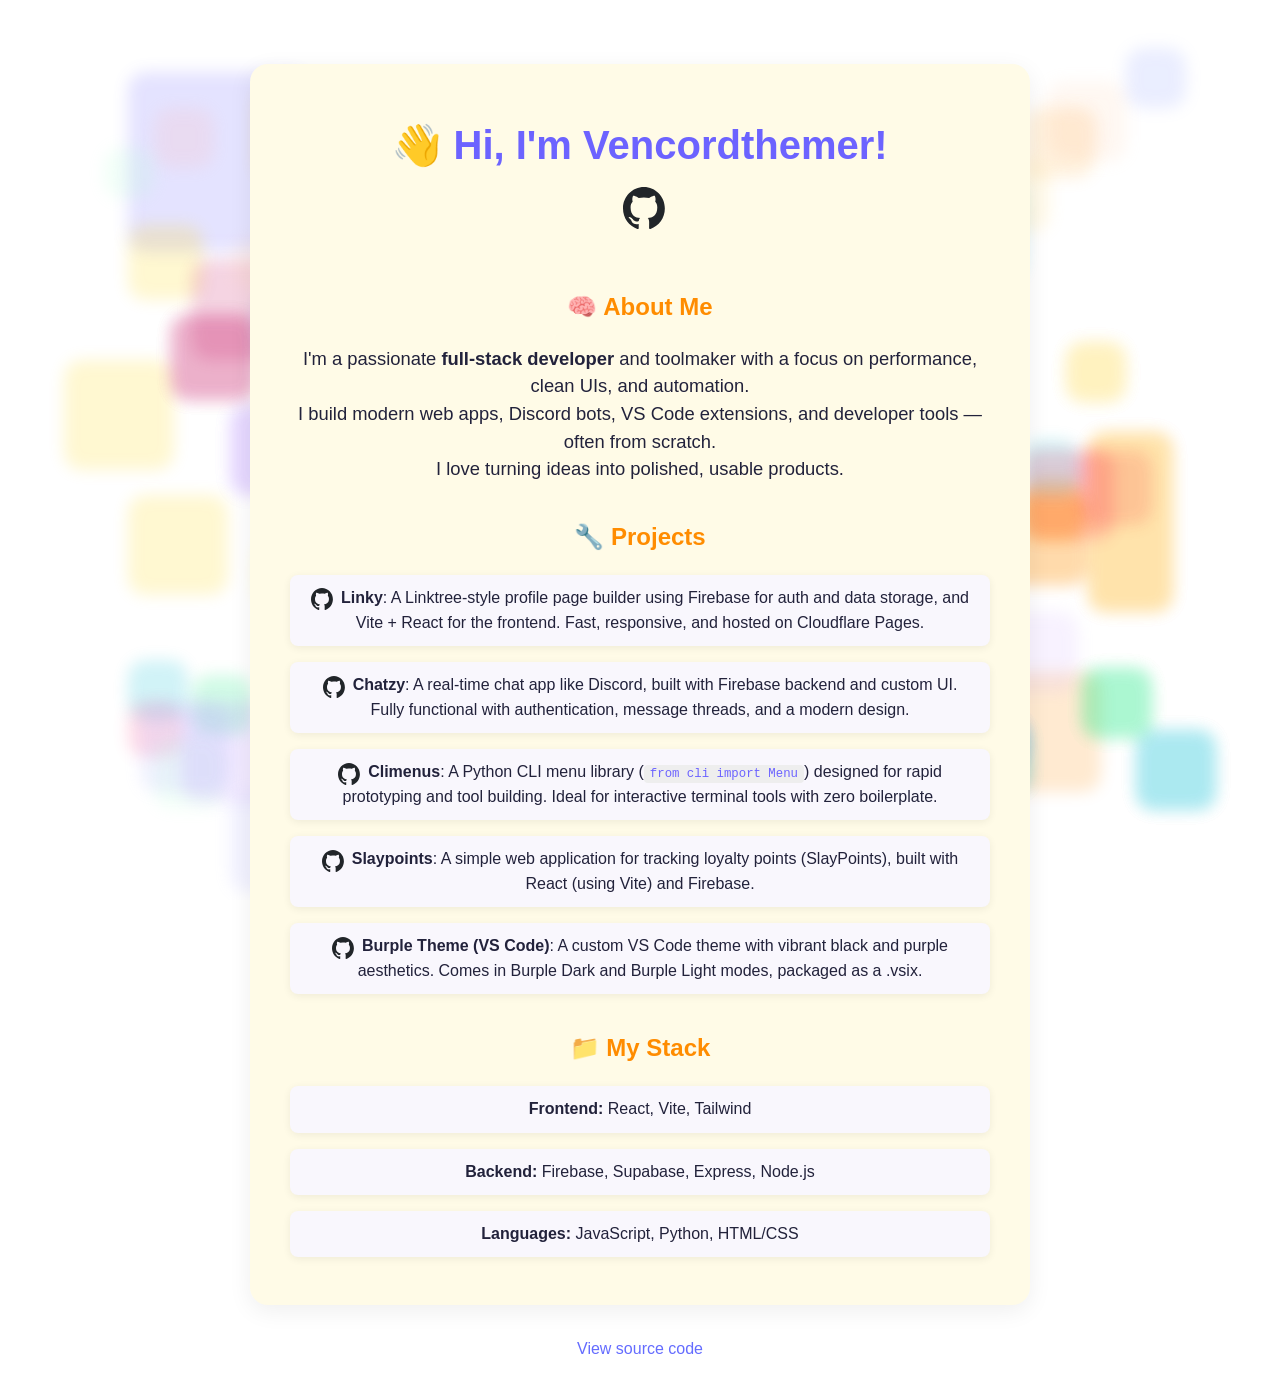
<file: index.html>
<!doctype html>
  <html lang="en">
    <head>
      <meta charset="UTF-8" />
      <link rel="icon" type="image/svg+xml" href="/logo.png" />

      <meta name="viewport" content="width=device-width, initial-scale=1.0" />
      <title>Vencordthemer</title>
      <script type="module" crossorigin src="/assets/index-B_Ni_7Ru.js"></script>
      <link rel="stylesheet" crossorigin href="/assets/index-Crl-rTLy.css">
    </head>
    <body>
      <div id="app"></div>
    </body>
  </html>
</file>
<file: assets/index-Crl-rTLy.css>
:root{font-family:system-ui,Avenir,Helvetica,Arial,sans-serif;line-height:1.5;font-weight:400;color-scheme:light dark;color:#ffffffde;background-color:#242424;font-synthesis:none;text-rendering:optimizeLegibility;-webkit-font-smoothing:antialiased;-moz-osx-font-smoothing:grayscale}a{font-weight:500;color:#646cff;text-decoration:inherit}a:hover{color:#535bf2}body{margin:0;display:flex;place-items:center;min-width:320px;min-height:100vh}h1{font-size:3.2em;line-height:1.1}button{border-radius:8px;border:1px solid transparent;padding:.6em 1.2em;font-size:1em;font-weight:500;font-family:inherit;background-color:#1a1a1a;cursor:pointer;transition:border-color .25s}button:hover{border-color:#646cff}button:focus,button:focus-visible{outline:4px auto -webkit-focus-ring-color}.card{padding:2em}#app{max-width:1280px;margin:0 auto;padding:2rem;text-align:center}@media (prefers-color-scheme: light){:root{color:#213547;background-color:#fff}a:hover{color:#747bff}button{background-color:#f9f9f9}}.floating-bg[data-v-bd56d417]{position:fixed;top:0;right:0;bottom:0;left:0;z-index:0;pointer-events:none;overflow:hidden}.float-block[data-v-bd56d417]{position:absolute;border-radius:18px;opacity:.18;filter:blur(8px);animation:float-bd56d417 1s ease-in-out infinite alternate}.block1[data-v-bd56d417]{width:180px;height:180px;background:#6c63ff;top:8%;left:10%;animation-delay:0s}.block2[data-v-bd56d417]{width:120px;height:120px;background:#ff8c00;bottom:12%;right:14%;animation-delay:2s}.block3[data-v-bd56d417]{width:90px;height:90px;background:#42b883;top:60%;left:70%;animation-delay:4s}.block4[data-v-bd56d417]{width:100px;height:100px;background:#00bcd4;top:20%;right:20%;animation-delay:1s}.block5[data-v-bd56d417]{width:70px;height:70px;background:#ff5ca7;bottom:30%;left:25%;animation-delay:3s}.block6[data-v-bd56d417]{width:110px;height:110px;background:#ffd600;top:40%;left:5%;animation-delay:2.5s}.block7[data-v-bd56d417]{width:80px;height:80px;background:#8e44ad;bottom:18%;right:30%;animation-delay:5s}.block8[data-v-bd56d417]{width:60px;height:60px;background:#00e676;top:75%;left:15%;animation-delay:6s}.block9[data-v-bd56d417]{width:130px;height:130px;background:#e17055;top:10%;right:40%;animation-delay:3.5s}.block10[data-v-bd56d417]{width:90px;height:90px;background:#00bfae;bottom:8%;left:60%;animation-delay:7s}.block11[data-v-bd56d417]{width:75px;height:75px;background:#f50057;top:50%;right:10%;animation-delay:4.5s}.block12[data-v-bd56d417]{width:60px;height:60px;background:#ffb300;bottom:40%;left:80%;animation-delay:8s}.block13[data-v-bd56d417]{width:100px;height:100px;background:#3949ab;top:30%;right:50%;animation-delay:9s}.block14[data-v-bd56d417]{width:60px;height:60px;background:#ff1744;top:15%;left:60%;animation-delay:2.2s}.block15[data-v-bd56d417]{width:80px;height:80px;background:#00bcd4;bottom:10%;right:5%;animation-delay:3.7s}.block16[data-v-bd56d417]{width:50px;height:50px;background:#ffd600;top:80%;left:40%;animation-delay:5.1s}.block17[data-v-bd56d417]{width:100px;height:100px;background:#ab47bc;top:25%;right:35%;animation-delay:6.3s}.block18[data-v-bd56d417]{width:70px;height:70px;background:#00e676;bottom:18%;right:10%;animation-delay:7.5s}.block19[data-v-bd56d417]{width:90px;height:90px;background:#ff9100;top:55%;right:15%;animation-delay:8.2s}.block20[data-v-bd56d417]{width:65px;height:65px;background:#2979ff;bottom:25%;left:55%;animation-delay:9.1s}.block21[data-v-bd56d417]{width:85px;height:85px;background:#c51162;top:35%;right:80%;animation-delay:10.4s}.block22[data-v-bd56d417]{width:55px;height:55px;background:#00c853;bottom:60%;left:25%;animation-delay:11.2s}.block23[data-v-bd56d417]{width:75px;height:75px;background:#ffea00;top:65%;right:30%;animation-delay:12s}.block24[data-v-bd56d417]{width:55px;height:55px;background:#ff80ab;top:22%;left:35%;animation-delay:13s}.block25[data-v-bd56d417]{width:70px;height:70px;background:#00bcd4;bottom:12%;left:75%;animation-delay:13.5s}.block26[data-v-bd56d417]{width:60px;height:60px;background:#ffd740;top:38%;right:12%;animation-delay:14s}.block27[data-v-bd56d417]{width:90px;height:90px;background:#b388ff;bottom:45%;left:18%;animation-delay:14.5s}.block28[data-v-bd56d417]{width:80px;height:80px;background:#ff5252;top:70%;right:28%;animation-delay:15s}.block29[data-v-bd56d417]{width:65px;height:65px;background:#69f0ae;bottom:60%;right:60%;animation-delay:15.5s}.block30[data-v-bd56d417]{width:75px;height:75px;background:#ffd600;top:18%;right:55%;animation-delay:16s}.block31[data-v-bd56d417]{width:50px;height:50px;background:#536dfe;bottom:15%;right:20%;animation-delay:16.5s}.block32[data-v-bd56d417]{width:85px;height:180px;background:#ffab00;top:48%;left:85%;animation-delay:17s}.block33[data-v-bd56d417]{width:60px;height:60px;background:#00e5ff;bottom:35%;right:40%;animation-delay:17.5s}.block34[data-v-bd56d417]{width:70px;height:70px;background:#ffb74d;top:12%;left:80%;animation-delay:18s}.block35[data-v-bd56d417]{width:60px;height:60px;background:#00bcd4;bottom:20%;right:10%;animation-delay:18.5s}.block36[data-v-bd56d417]{width:90px;height:90px;background:#d500f9;top:45%;left:60%;animation-delay:19s}.block37[data-v-bd56d417]{width:80px;height:80px;background:#76ff03;bottom:50%;right:25%;animation-delay:19.5s}.block38[data-v-bd56d417]{width:55px;height:55px;background:#ff4081;top:78%;right:10%;animation-delay:20s}.block39[data-v-bd56d417]{width:100px;height:100px;background:#00e676;bottom:5%;left:35%;animation-delay:20.5s}.block40[data-v-bd56d417]{width:65px;height:65px;background:#ff1744;top:60%;right:60%;animation-delay:21s}.block41[data-v-bd56d417]{width:85px;height:85px;background:#2979ff;bottom:40%;left:70%;animation-delay:21.5s}.block42[data-v-bd56d417]{width:75px;height:75px;background:#ffd600;top:25%;right:10%;animation-delay:22s}.block43[data-v-bd56d417]{width:60px;height:60px;background:#00bfae;bottom:60%;right:50%;animation-delay:22.5s}.block44[data-v-bd56d417]{width:90px;height:90px;background:#ffb300;top:10%;left:20%;animation-delay:23s}.block45[data-v-bd56d417]{width:80px;height:80px;background:#00e676;bottom:15%;right:60%;animation-delay:23.5s}.block46[data-v-bd56d417]{width:70px;height:70px;background:#ab47bc;top:70%;left:50%;animation-delay:24s}.block47[data-v-bd56d417]{width:60px;height:60px;background:#ff5252;bottom:30%;right:30%;animation-delay:24.5s}.block48[data-v-bd56d417]{width:100px;height:100px;background:#ffd600;top:55%;left:10%;animation-delay:25s}.block49[data-v-bd56d417]{width:55px;height:55px;background:#00bcd4;bottom:45%;left:80%;animation-delay:25.5s}.block50[data-v-bd56d417]{width:85px;height:85px;background:#ff80ab;top:40%;right:40%;animation-delay:26s}.block51[data-v-bd56d417]{width:75px;height:75px;background:#3949ab;bottom:70%;left:30%;animation-delay:26.5s}.block52[data-v-bd56d417]{width:65px;height:65px;background:#ffea00;top:60%;right:20%;animation-delay:27s}.block53[data-v-bd56d417]{width:90px;height:90px;background:#2979ff;bottom:10%;left:50%;animation-delay:27.5s}.block54[data-v-bd56d417]{width:60px;height:60px;background:#ff5ca7;top:30%;left:70%;animation-delay:28s}.block55[data-v-bd56d417]{width:80px;height:80px;background:#00c853;bottom:20%;right:40%;animation-delay:28.5s}.block56[data-v-bd56d417]{width:50px;height:50px;background:#ffb74d;top:80%;left:60%;animation-delay:29s}.block57[data-v-bd56d417]{width:100px;height:100px;background:#c51162;bottom:60%;right:15%;animation-delay:29.5s}.block58[data-v-bd56d417]{width:70px;height:70px;background:#ffd740;top:35%;left:40%;animation-delay:30s}.block59[data-v-bd56d417]{width:60px;height:60px;background:#00e5ff;bottom:25%;right:70%;animation-delay:30.5s}.block60[data-v-bd56d417]{width:90px;height:90px;background:#ff1744;top:50%;left:80%;animation-delay:31s}.block61[data-v-bd56d417]{width:80px;height:80px;background:#42b883;bottom:40%;right:60%;animation-delay:31.5s}.block62[data-v-bd56d417]{width:75px;height:75px;background:#ff9100;top:20%;right:30%;animation-delay:32s}.block63[data-v-bd56d417]{width:65px;height:65px;background:#536dfe;bottom:60%;left:20%;animation-delay:32.5s}.block34[data-v-bd56d417]{width:70px;height:70px;background:#ffb74d;top:12%;right:20%;animation-delay:18s}.block35[data-v-bd56d417]{width:60px;height:60px;background:#00bcd4;bottom:20%;left:10%;animation-delay:18.5s}.block36[data-v-bd56d417]{width:90px;height:90px;background:#d500f9;top:45%;right:60%;animation-delay:19s}.block37[data-v-bd56d417]{width:80px;height:80px;background:#76ff03;bottom:50%;left:25%;animation-delay:19.5s}.block38[data-v-bd56d417]{width:55px;height:55px;background:#ff4081;top:78%;left:10%;animation-delay:20s}.block39[data-v-bd56d417]{width:100px;height:100px;background:#00e676;bottom:5%;right:35%;animation-delay:20.5s}.block40[data-v-bd56d417]{width:65px;height:65px;background:#ff1744;top:60%;left:60%;animation-delay:21s}.block41[data-v-bd56d417]{width:85px;height:85px;background:#2979ff;bottom:40%;right:70%;animation-delay:21.5s}.block42[data-v-bd56d417]{width:75px;height:75px;background:#ffd600;top:25%;left:10%;animation-delay:22s}.block43[data-v-bd56d417]{width:60px;height:60px;background:#00bfae;bottom:60%;left:50%;animation-delay:22.5s}.block44[data-v-bd56d417]{width:90px;height:90px;background:#ffb300;top:10%;right:30%;animation-delay:23s}.block45[data-v-bd56d417]{width:80px;height:80px;background:#00e676;bottom:15%;left:60%;animation-delay:23.5s}.block46[data-v-bd56d417]{width:70px;height:70px;background:#ab47bc;top:70%;right:50%;animation-delay:24s}.block47[data-v-bd56d417]{width:60px;height:60px;background:#ff5252;bottom:30%;left:30%;animation-delay:24.5s}.block48[data-v-bd56d417]{width:100px;height:100px;background:#ffd600;top:55%;right:10%;animation-delay:25s}.block49[data-v-bd56d417]{width:55px;height:55px;background:#00bcd4;bottom:45%;right:80%;animation-delay:25.5s}.block50[data-v-bd56d417]{width:85px;height:85px;background:#ff80ab;top:40%;left:40%;animation-delay:26s}.block51[data-v-bd56d417]{width:75px;height:75px;background:#3949ab;bottom:70%;right:30%;animation-delay:26.5s}.block52[data-v-bd56d417]{width:65px;height:65px;background:#ffea00;top:60%;left:20%;animation-delay:27s}.block53[data-v-bd56d417]{width:90px;height:90px;background:#2979ff;bottom:10%;right:50%;animation-delay:27.5s}.block54[data-v-bd56d417]{width:60px;height:60px;background:#ff5ca7;top:30%;right:70%;animation-delay:28s}.block55[data-v-bd56d417]{width:80px;height:80px;background:#00c853;bottom:20%;left:40%;animation-delay:28.5s}.block56[data-v-bd56d417]{width:50px;height:50px;background:#ffb74d;top:80%;right:60%;animation-delay:29s}.block57[data-v-bd56d417]{width:100px;height:100px;background:#c51162;bottom:60%;left:15%;animation-delay:29.5s}.block58[data-v-bd56d417]{width:70px;height:70px;background:#ffd740;top:35%;right:40%;animation-delay:30s}.block59[data-v-bd56d417]{width:60px;height:60px;background:#00e5ff;bottom:25%;left:70%;animation-delay:30.5s}.block60[data-v-bd56d417]{width:90px;height:90px;background:#ff1744;top:50%;right:80%;animation-delay:31s}.block61[data-v-bd56d417]{width:80px;height:80px;background:#42b883;bottom:40%;left:60%;animation-delay:31.5s}.block62[data-v-bd56d417]{width:75px;height:75px;background:#ff9100;top:20%;left:30%;animation-delay:32s}.block63[data-v-bd56d417]{width:65px;height:65px;background:#536dfe;bottom:60%;right:20%;animation-delay:32.5s}.block64[data-v-bd56d417]{width:60px;height:60px;background:#ffb6b6;top:12%;left:12%;animation-delay:33s}.block65[data-v-bd56d417]{width:80px;height:80px;background:#b6ffd6;bottom:22%;right:22%;animation-delay:33.5s}.block66[data-v-bd56d417]{width:70px;height:70px;background:#b6b6ff;top:32%;left:72%;animation-delay:34s}.block67[data-v-bd56d417]{width:90px;height:90px;background:#ffd6b6;bottom:42%;right:62%;animation-delay:34.5s}.block68[data-v-bd56d417]{width:50px;height:50px;background:#d6b6ff;top:52%;left:22%;animation-delay:35s}.block69[data-v-bd56d417]{width:100px;height:100px;background:#b6ffd6;bottom:62%;right:42%;animation-delay:35.5s}.block70[data-v-bd56d417]{width:60px;height:60px;background:#b6b6ff;top:72%;left:52%;animation-delay:36s}.block71[data-v-bd56d417]{width:80px;height:80px;background:#ffd6b6;bottom:82%;right:12%;animation-delay:36.5s}.block72[data-v-bd56d417]{width:70px;height:70px;background:#ffb6b6;top:22%;left:62%;animation-delay:37s}.block73[data-v-bd56d417]{width:90px;height:90px;background:#b6ffd6;bottom:32%;right:72%;animation-delay:37.5s}.block74[data-v-bd56d417]{width:50px;height:50px;background:#b6b6ff;top:42%;left:32%;animation-delay:38s}.block75[data-v-bd56d417]{width:100px;height:100px;background:#ffd6b6;bottom:52%;right:22%;animation-delay:38.5s}.block76[data-v-bd56d417]{width:60px;height:60px;background:#d6b6ff;top:62%;left:42%;animation-delay:39s}.block77[data-v-bd56d417]{width:80px;height:80px;background:#ffb6b6;bottom:72%;right:52%;animation-delay:39.5s}.block78[data-v-bd56d417]{width:70px;height:70px;background:#b6ffd6;top:82%;left:12%;animation-delay:40s}.block79[data-v-bd56d417]{width:90px;height:90px;background:#b6b6ff;bottom:12%;right:82%;animation-delay:40.5s}.block80[data-v-bd56d417]{width:50px;height:50px;background:#ffd6b6;top:12%;left:82%;animation-delay:41s}.block81[data-v-bd56d417]{width:70px;height:70px;background:#ffe082;top:18%;right:18%;animation-delay:41.5s}.block82[data-v-bd56d417]{width:90px;height:90px;background:#b2ff59;bottom:28%;left:28%;animation-delay:42s}.block83[data-v-bd56d417]{width:60px;height:60px;background:#80d8ff;top:38%;right:38%;animation-delay:42.5s}.block84[data-v-bd56d417]{width:100px;height:100px;background:#ea80fc;bottom:48%;left:48%;animation-delay:43s}.block85[data-v-bd56d417]{width:80px;height:80px;background:#ff9e80;top:58%;right:58%;animation-delay:43.5s}.block86[data-v-bd56d417]{width:50px;height:50px;background:#ffd180;bottom:68%;left:68%;animation-delay:44s}.block87[data-v-bd56d417]{width:100px;height:100px;background:#b388ff;top:78%;right:78%;animation-delay:44.5s}.block88[data-v-bd56d417]{width:60px;height:60px;background:#8c9eff;bottom:88%;left:88%;animation-delay:45s}.block89[data-v-bd56d417]{width:70px;height:70px;background:#ffb6b6;top:28%;left:38%;animation-delay:45.5s}.block90[data-v-bd56d417]{width:90px;height:90px;background:#b6ffd6;bottom:38%;right:48%;animation-delay:46s}.block91[data-v-bd56d417]{width:60px;height:60px;background:#b6b6ff;top:48%;left:58%;animation-delay:46.5s}.block92[data-v-bd56d417]{width:100px;height:100px;background:#ffd6b6;bottom:58%;right:68%;animation-delay:47s}.block93[data-v-bd56d417]{width:80px;height:80px;background:#d6b6ff;top:68%;left:78%;animation-delay:47.5s}.block94[data-v-bd56d417]{width:50px;height:50px;background:#b6ffd6;bottom:78%;right:88%;animation-delay:48s}.block95[data-v-bd56d417]{width:100px;height:100px;background:#b6b6ff;top:88%;left:18%;animation-delay:48.5s}.block96[data-v-bd56d417]{width:60px;height:60px;background:#ffd6b6;bottom:18%;right:28%;animation-delay:49s}.block97[data-v-bd56d417]{width:80px;height:80px;background:#ffb6b6;top:38%;left:48%;animation-delay:49.5s}.block98[data-v-bd56d417]{width:70px;height:70px;background:#b6ffd6;bottom:48%;right:58%;animation-delay:50s}.block99[data-v-bd56d417]{width:90px;height:90px;background:#b6b6ff;top:58%;left:68%;animation-delay:50.5s}.block100[data-v-bd56d417]{width:50px;height:50px;background:#ffd6b6;bottom:68%;right:78%;animation-delay:51s}@keyframes float-bd56d417{0%{transform:translateY(0) scale(1)}to{transform:translateY(-40px) scale(1.08)}}body{background:#fff!important}.github-link[data-v-bd56d417]{display:inline-block;margin-bottom:1.5rem;margin-left:.5rem;vertical-align:middle}.project-gh[data-v-bd56d417]{display:inline-block;margin-right:.5em;vertical-align:middle}.github-icon-project[data-v-bd56d417]{width:22px;height:22px;vertical-align:middle;filter:grayscale(.2) brightness(.9);transition:transform .2s}.project-gh:hover .github-icon-project[data-v-bd56d417]{transform:scale(1.15) rotate(-8deg);filter:none}.github-icon[data-v-bd56d417]{width:42px;height:42px;transition:transform .2s;vertical-align:middle;filter:grayscale(.2) brightness(.9)}.github-link:hover .github-icon[data-v-bd56d417]{transform:scale(1.15) rotate(-8deg);filter:none}.portfolio[data-v-bd56d417]{position:relative;width:90%;max-width:700px;margin:2rem auto;padding:2rem 2.5rem;background:#fffbe7!important;border-radius:18px;box-shadow:0 6px 24px #0001;font-family:Comic Neue,Comic Sans MS,Comic Sans,sans-serif;color:#22223b;z-index:1}.footer[data-v-bd56d417]{font-family:Comic Neue,Comic Sans MS,Comic Sans,sans-serif;transition:transform .25s cubic-bezier(.4,1.4,.6,1)}.footer[data-v-bd56d417]:hover{transform:scale(1.08)}@media (max-width: 600px){.portfolio[data-v-bd56d417]{padding:1rem .5rem;font-size:.98em}h1[data-v-bd56d417]{font-size:2rem}h2[data-v-bd56d417]{font-size:1.2rem}}h1[data-v-bd56d417]{font-size:2.5rem;margin-bottom:.5em;color:#6c63ff}h2[data-v-bd56d417]{margin-top:1.5em;color:#ff8c00}.about p[data-v-bd56d417]{font-size:1.15em;margin-bottom:1.5em}.projects ul[data-v-bd56d417],.stack ul[data-v-bd56d417]{list-style:none;padding:0}.projects li[data-v-bd56d417],.stack li[data-v-bd56d417]{margin-bottom:1em;background:#f9f7fd;border-radius:8px;padding:.7em 1em;box-shadow:0 2px 8px #0001}code[data-v-bd56d417]{background:#eee;border-radius:4px;padding:2px 6px;font-size:.95em;color:#6c63ff}
</file>
